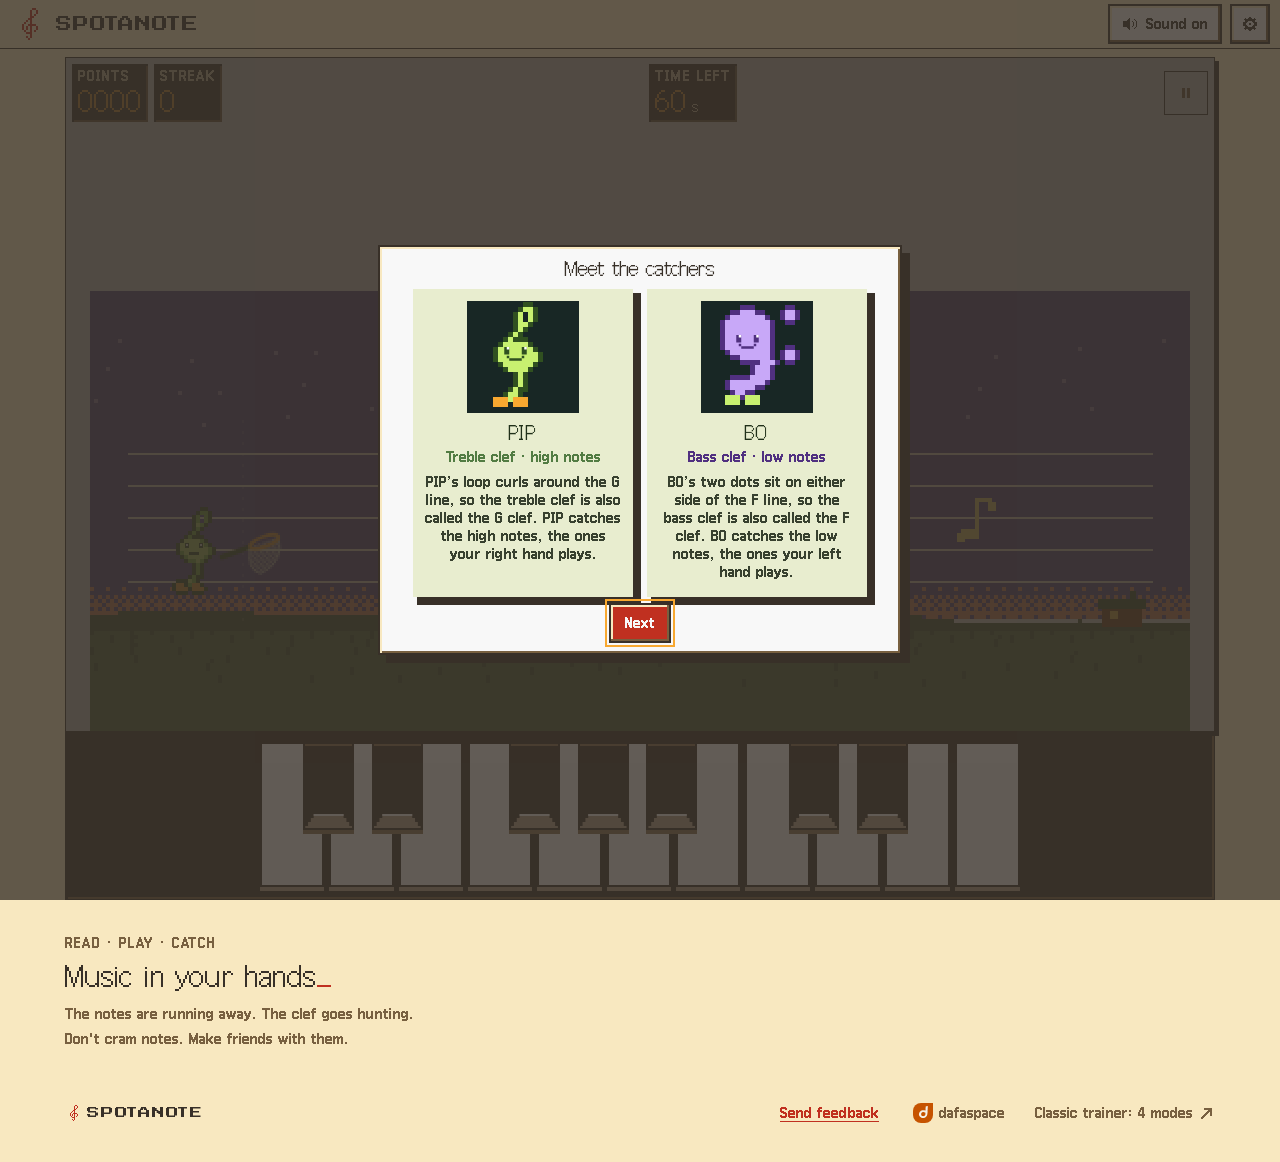
<file: index.html>
<!doctype html><html lang="en"><head><meta charset="utf-8"><meta name="viewport" content="width=device-width,initial-scale=1"><meta name="theme-color" content="#101c1b"><title>Spotanote - a pixel music hunt</title><meta name="description" content="Spotanote is a free 8-bit note reading game: a pixel clef with a butterfly net catches notes as they fly across the staff. Treble and bass clef, piano, MIDI keyboard, 13 languages. Nothing to install."><meta property="og:title" content="Spotanote - a pixel music hunt"><meta property="og:description" content="Spotanote is a free 8-bit note reading game: a pixel clef with a butterfly net catches notes as they fly across the staff. Treble and bass clef, piano, MIDI keyboard, 13 languages. Nothing to install."><meta property="og:url" content="https://spotanote.com/"><meta property="og:type" content="website"><link rel="canonical" href="https://spotanote.com/"><link rel="icon" href="favicon-32.png?v=ea6790b288" sizes="32x32" type="image/png"><link rel="icon" href="icon-192.png?v=2d5dbc2748" sizes="192x192" type="image/png"><link rel="apple-touch-icon" href="apple-touch-icon.png?v=61e0ef1d09"><meta property="og:image" content="https://spotanote.com/icon-512.png"><link rel="stylesheet" href="catcher.css?v=135050b2ad"></head><body><header><a class="brand" href="./" dir="ltr" aria-label="Spotanote"><i data-ic="clef"></i> <span class="logo-word">SPOTANOTE</span></a><nav><button id="statsBtn" class="px" data-i18n="nav_stats">Statistics</button><a class="px" href="trainer.html"><span data-i18n="nav_trainer">Trainer</span><i data-ic="out"></i></a><button id="sound" class="px" aria-pressed="true"><i id="soundIc" data-ic="sound"></i><span id="soundLabel">Sound on</span></button><button id="optionsBtn" class="px icon-only" data-i18n-aria="options" aria-label="Options" aria-haspopup="dialog"><i data-ic="gear"></i></button></nav></header><main>
<section class="arcade" data-i18n-aria="aria_field" aria-label="Game field"><div class="hud"><div class="well-cell"><small data-i18n="hud_points">POINTS</small><b id="score">0000</b><em id="mult" data-tier="1">×1</em></div><div class="well-cell"><small data-i18n="hud_streak">STREAK</small><b id="combo">0</b></div><div class="well-cell time"><small data-i18n="hud_left">TIME LEFT</small><b id="time">60<span>s</span></b></div><button id="pause" class="px icon-only" disabled data-i18n-aria="aria_pause" aria-label="Pause"><i data-ic="pause"></i></button></div>
<div class="stage"><canvas id="field" dir="ltr" width="1100" height="360" data-i18n-aria="aria_canvas" aria-label="Notes move right to left across the staff. Use the piano keys below the field."></canvas><div id="overlay"><div class="dlg"><h2 id="overlayTitle">Ready. Steady. Catch!</h2><div id="resultCells" class="res-cells" hidden></div><p id="overlayText">See a note, press it on the piano.</p><button id="start" class="px primary"><i data-ic="play"></i><span id="startLabel">Start game</span></button><button id="nextBtn" class="px" hidden><span id="nextLabel">Next</span><i data-ic="play"></i></button><button id="forkBtn" class="px" hidden><span id="forkLabel">Meet BO</span><i data-ic="play"></i></button><button id="modeBtn" class="px mode" aria-haspopup="dialog"><span id="modeSummary">01 Easy · Treble · 3</span><span class="chev" aria-hidden="true"></span></button><button id="overStats" class="px" hidden data-i18n="nav_stats">Statistics</button><button id="restartBtn" class="px" hidden data-i18n="new_round">New round</button><button id="pauseOptions" class="px" hidden data-i18n="options">Options</button><a class="feedback px quiet" id="feedbackRound" href="mailto:hello@dafaspace.com" hidden data-i18n="feedback_round">Send feedback on this round</a><small id="overlayHint">60 seconds · 8-bit sound · Nothing to install</small></div></div><span class="scene-message" id="message" aria-live="polite" data-i18n="msg_first">Your first catch is close</span></div>
<div class="field-footer"><span><span id="levelDesc">C4 G4 C5</span></span></div></section>
<section class="instrument"><div class="instrument-top"><span class="legend"><span class="keyboard-tip" id="keyTip"></span></span></div><div id="piano" dir="ltr" data-i18n-aria="aria_piano" aria-label="Piano keyboard"></div></section>

<section class="about"><p class="eyebrow" data-i18n="eyebrow">READ · PLAY · CATCH</p><h1><span data-i18n="h1">Music in your hands</span><span class="cursor">_</span></h1><p data-i18n="lead">The notes are running away. The clef goes hunting.</p><p data-i18n="footer_tag">Don't cram notes. Make friends with them.</p></section>
<footer><span dir="ltr"><i data-ic="clef"></i> <span class="logo-word">SPOTANOTE</span></span><a class="feedback" href="mailto:hello@dafaspace.com" data-i18n="feedback">Send feedback</a><a class="maker" href="https://dafaspace.com" rel="noopener"><img src="dafaspace-mark.svg?v=88e38597bd" width="20" height="20" alt=""><span>dafaspace</span></a><a href="trainer.html"><span data-i18n="footer_trainer">Classic trainer: 4 modes</span><i data-ic="out"></i></a></footer>
<div id="options" class="sheet" hidden><div class="sheet-card" role="dialog" aria-modal="true" aria-labelledby="optionsTitle"><div class="sheet-head"><h2 id="optionsTitle" data-i18n="options">Options</h2><button id="closeOptions" class="px icon-only" data-i18n-aria="close" aria-label="Close"><i data-ic="close"></i></button></div><h3 class="sheet-cap" data-i18n="what_to_play">What to play</h3><div id="modePanel" class="mode-panel" role="group" data-i18n-aria="what_to_play" aria-label="What to play"><div class="level-select" role="group" data-i18n-aria="aria_level" aria-label="Difficulty"><button class="px active" data-level="0" data-i18n="lvl0">01 Easy</button><button class="px" data-level="1" data-i18n="lvl1">02 Medium</button><button class="px" data-level="2" data-i18n="lvl2">03 Hard</button></div><div class="level-select clef-select" role="group" data-i18n-aria="aria_clef" aria-label="Clef"><button class="px active" data-clef="treble" data-i18n="clef_treble">Treble</button><button class="px" data-clef="bass" data-i18n="clef_bass">Bass</button></div><div class="level-select stage-select" role="group" data-i18n-aria="stage_cap" aria-label="Notes"><span class="group-cap" data-i18n="stage_cap">Notes</span><button class="px" data-stage="0">3</button><button class="px" data-stage="1">5</button><button class="px" data-stage="2">8</button><button class="px" data-stage="3">11</button><button class="px" data-stage="4" data-i18n="stage_weak">Weak</button></div><label class="field-label"><span data-i18n="piece_label">Melody</span><select id="pieceSel"></select></label></div><h3 class="sheet-cap" data-i18n="grid_cap">Your marks</h3><div id="cellGrid" class="cell-grid"></div><button id="resetMarks" class="px quiet" type="button" data-i18n="grid_reset">Reset marks</button><p class="sheet-note" data-i18n="options_note">Changes apply at once.</p><div class="sheet-grid"><label class="field-label"><span data-i18n="lang_label">Language</span><select id="langSel"></select></label><label class="field-label"><span data-i18n="notes_label">Note names</span><select id="notesSel"></select></label><label class="field-label"><span data-i18n="theme_label">Theme</span><select id="themeSel"></select></label><label class="field-label"><span data-i18n="sound_style">Sound</span><select id="styleSel"></select></label><label class="field-label"><span data-i18n="drums">Drums</span><select id="drumsSel"></select></label><label class="field-label"><span class="vol-cap"><span data-i18n="drums_vol">Drums volume</span><b id="drumsVolVal" aria-hidden="true">5</b></span><input id="drumsVol" class="vol" type="range" min="0" max="10" step="1" value="5"></label></div><div class="sheet-row"><button id="namesBtn" class="switch" role="switch" aria-checked="false"><span class="sw" aria-hidden="true"></span><span data-i18n="names_keys">Names on keys</span></button><button id="lettersBtn" class="switch" role="switch" aria-checked="false"><span class="sw" aria-hidden="true"></span><span data-i18n="key_letters">Key letters</span></button><button id="vibeBtn" class="switch" role="switch" aria-checked="true" hidden><span class="sw" aria-hidden="true"></span><span data-i18n="vibration">Vibration</span></button><button id="answerBtn" class="switch" role="switch" aria-checked="true"><span class="sw" aria-hidden="true"></span><span data-i18n="answer_sound">Right note after a mistake</span></button><button id="accompBtn" class="switch" role="switch" aria-checked="true"><span class="sw" aria-hidden="true"></span><span data-i18n="accomp">Melody accompaniment</span></button></div><div class="sheet-row sheet-links"><button id="sheetStats" class="px" data-i18n="nav_stats">Statistics</button><button id="tourAgain" class="px" data-i18n="tour_again">Show tips again</button><a class="px" href="trainer.html"><span data-i18n="nav_trainer">Trainer</span><i data-ic="out"></i></a></div><button id="midiBtn" class="px" hidden data-i18n="midi_connect">Connect MIDI keyboard</button><div class="sheet-keys"><h3 data-i18n="keyboard">Keyboard</h3><span id="keysHelp">↑ ↓ - choose pitch · Space - swing · Esc - pause</span></div></div></div>
<div id="stats" class="sheet" hidden><div id="statsPanel" class="sheet-card" role="dialog" aria-modal="true" aria-labelledby="statsTitle"><div class="stats-head sheet-head"><div><p class="eyebrow" data-i18n="stats_eyebrow">YOUR MUSIC TRAIL</p><h2 id="statsTitle" data-i18n="stats_h">What landed in the net</h2></div><button id="closeStats" class="px"><span data-i18n="close">Close</span><i data-ic="close"></i></button></div><div id="totals"></div><div id="statRows"></div><p class="stat-note" data-i18n="stats_note">Note accuracy = caught / (caught + wrong presses + missed). A wrong press counts against the nearest flying note. Data is stored in this browser.</p><button id="resetStats" class="px" data-i18n="reset">Reset game statistics</button></div></div></main><script src="i18n.js?v=d79555691e"></script><script src="themes.js?v=4bda4a9b35"></script><script src="icons.js?v=b9b70e81aa"></script><script src="sound.js?v=4ace753041"></script><script src="drums.js?v=2f48f5da6f"></script><script src="music.js?v=d1f9d01af2"></script><script src="press.js?v=cfa305d181"></script><script src="pxselect.js?v=b3a0856ee3"></script><script src="rewards.js?v=6440434d62"></script><script src="catcher.js?v=cf78ba0efd"></script><script src="tour.js?v=978eadb831"></script></body></html>
</file>
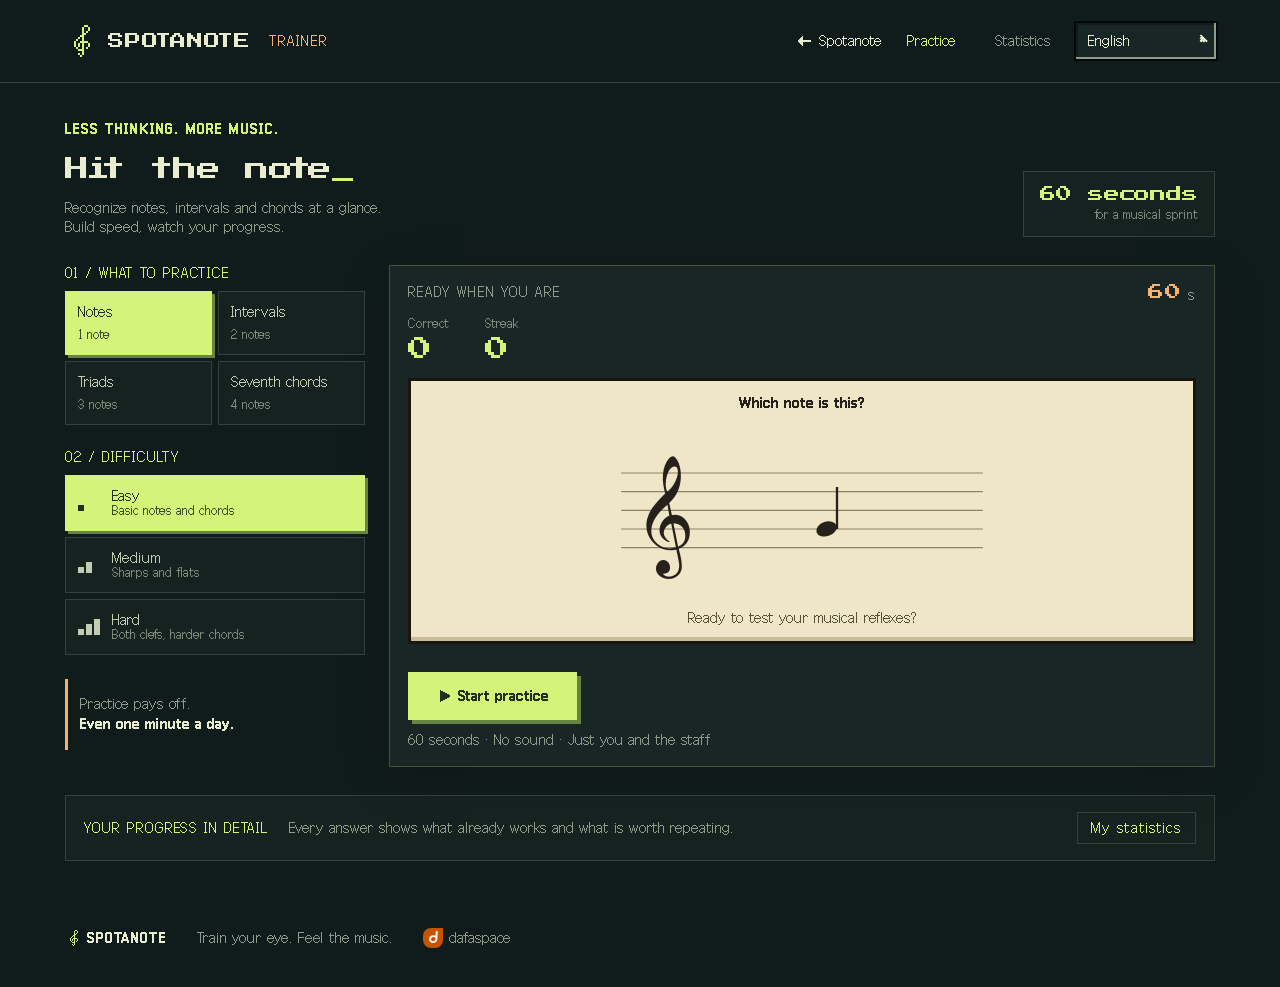
<file: trainer.html>
<!doctype html><html lang="en"><head><meta charset="utf-8"><meta name="viewport" content="width=device-width,initial-scale=1"><meta name="theme-color" content="#101c1b"><title>Spotanote - classic trainer</title><meta name="description" content="Spotanote is a free 8-bit note reading game: a pixel clef with a butterfly net catches notes as they fly across the staff. Treble and bass clef, piano, MIDI keyboard, 13 languages. Nothing to install."><meta property="og:title" content="Spotanote - classic trainer"><meta property="og:description" content="Spotanote is a free 8-bit note reading game: a pixel clef with a butterfly net catches notes as they fly across the staff. Treble and bass clef, piano, MIDI keyboard, 13 languages. Nothing to install."><meta property="og:url" content="https://spotanote.com/trainer.html"><meta property="og:type" content="website"><link rel="canonical" href="https://spotanote.com/trainer.html"><link rel="icon" href="favicon-32.png?v=ea6790b288" sizes="32x32" type="image/png"><link rel="icon" href="icon-192.png?v=2d5dbc2748" sizes="192x192" type="image/png"><link rel="apple-touch-icon" href="apple-touch-icon.png?v=61e0ef1d09"><link rel="stylesheet" href="catcher.css?v=135050b2ad"><link rel="stylesheet" href="trainer.css?v=3cccf24f96"></head><body class="trainer"><header><a class="brand" href="./" dir="ltr"><i data-ic="clef"></i> SPOTANOTE <small data-i18n="tr_badge">TRAINER</small></a><nav><a href="./"><i data-ic="left"></i><span>Spotanote</span></a><button class="nav active" data-page="play" data-i18n="tr_nav_play">Practice</button><button class="nav" data-page="stats" data-i18n="tr_nav_stats">Statistics</button><label class="lang"><span class="sr" data-i18n="lang_label">Language</span><select id="langSel"></select></label></nav></header>
<main><section id="play"><div class="intro"><div><p class="eyebrow" data-i18n="tr_eyebrow">LESS THINKING. MORE MUSIC.</p><h1><span data-i18n="tr_h1">Hit the note</span><span class="cursor">_</span></h1><p class="lead"><span data-i18n="tr_subtitle1">Recognise notes, intervals and chords at a glance.</span><br><span data-i18n="tr_subtitle2">Build speed, watch your progress.</span></p></div><div class="round-label"><b data-i18n="tr_round1">60 seconds</b><small data-i18n="tr_round2">for a musical sprint</small></div></div>
<div class="workspace"><aside><div class="section-label" data-i18n="tr_sec_what">01 / WHAT TO PRACTISE</div><div class="seg" id="modes"><button data-mode="notes" class="selected"><span data-i18n="tr_mode_notes">Notes</span><small data-i18n="tr_mode_notes_s">1 note</small></button><button data-mode="intervals"><span data-i18n="tr_mode_intervals">Intervals</span><small data-i18n="tr_mode_intervals_s">2 notes</small></button><button data-mode="chords"><span data-i18n="tr_mode_chords">Triads</span><small data-i18n="tr_mode_chords_s">3 notes</small></button><button data-mode="sevenths"><span data-i18n="tr_mode_sevenths">Seventh chords</span><small data-i18n="tr_mode_sevenths_s">4 notes</small></button></div>
<div class="section-label" data-i18n="tr_sec_level">02 / DIFFICULTY</div><div id="levels"><button class="level selected" data-level="0"><span class="bars"><i></i></span><span><span data-i18n="tr_lvl0">Easy</span><small data-i18n="tr_lvl0_s">Basic notes and chords</small></span></button><button class="level" data-level="1"><span class="bars"><i></i><i></i></span><span><span data-i18n="tr_lvl1">Medium</span><small data-i18n="tr_lvl1_s">Sharps and flats</small></span></button><button class="level" data-level="2"><span class="bars"><i></i><i></i><i></i></span><span><span data-i18n="tr_lvl2">Hard</span><small data-i18n="tr_lvl2_s">Both clefs, harder chords</small></span></button></div>
<div class="tip"><p><span data-i18n="tr_tip1">Practice does its work.</span><br><strong data-i18n="tr_tip2">Even one minute a day.</strong></p></div></aside>
<article class="game"><div class="game-top"><span id="status">FREE RHYTHM → FAST PROGRESS</span><span class="live"><b id="timer">60</b> <span data-i18n="tr_sec">s</span></span></div><div class="scoreline"><span><small data-i18n="tr_correct">Correct</small><b id="correct">0</b></span><span><small data-i18n="tr_streak">Streak</small><b id="streak">0</b></span></div><div class="paper"><div id="prompt">Which note is this?</div><div id="notation" dir="ltr"></div><div id="feedback" aria-live="polite">Ready to test your musical reflexes?</div></div><div id="answers"></div><button id="start" class="primary"><i data-ic="play"></i><span id="startLabel">Start practice</span></button><div class="game-foot" id="hint" data-i18n="tr_hint_idle">60 seconds · No sound · Just you and the staff</div></article></div>
<div class="bottom"><span data-i18n="tr_bottom_cap">YOUR PROGRESS IN DETAIL</span><p data-i18n="tr_bottom_text">Every answer shows what already works and what is worth repeating.</p><button id="viewStats"><span data-i18n="tr_view_stats">My statistics</span></button></div></section>
<section id="stats" hidden><p class="eyebrow" data-i18n="tr_st_eyebrow">EVERY ANSWER COUNTS</p><h1><span data-i18n="tr_st_h1">Your musical trail</span><span class="cursor">_</span></h1><p class="lead" data-i18n="tr_st_sub">Strengths and growth points, in numbers.</p><div id="summary" class="summary"></div><div class="stat-controls"><select id="modeFilter" data-i18n-aria="tr_f_modes" aria-label="Statistics mode"><option value="all" data-i18n="tr_f_all_modes">All modes</option><option value="notes" data-i18n="tr_mode_notes">Notes</option><option value="intervals" data-i18n="tr_mode_intervals">Intervals</option><option value="chords" data-i18n="tr_mode_chords">Triads</option><option value="sevenths" data-i18n="tr_mode_sevenths">Seventh chords</option></select><select id="filter" data-i18n-aria="tr_f_levels" aria-label="Statistics level"><option value="all" data-i18n="tr_f_all_levels">All levels</option><option value="0" data-i18n="tr_lvl0">Easy</option><option value="1" data-i18n="tr_lvl1">Medium</option><option value="2" data-i18n="tr_lvl2">Hard</option></select><button id="reset" data-i18n="tr_reset">Reset statistics</button></div><div id="insight"></div><div id="statRows"></div><p class="privacy" data-i18n="tr_privacy">Statistics are stored only in this browser.</p></section>
<footer><span dir="ltr"><i data-ic="clef"></i> SPOTANOTE</span><p><span data-i18n="tr_footer1">Train your eye. Feel the music.</span></p><a class="maker" href="https://dafaspace.com" rel="noopener"><img src="dafaspace-mark.svg?v=88e38597bd" width="20" height="20" alt=""><span>dafaspace</span></a></footer></main>
<script src="i18n.js?v=d79555691e"></script><script src="trainer-i18n.js?v=9a2c4ddbb7"></script><script src="icons.js?v=b9b70e81aa"></script><script>paintIcons()</script><script src="press.js?v=cfa305d181"></script><script src="pxselect.js?v=b3a0856ee3"></script><script src="app.js?v=9a1056c276"></script></body></html>
</file>
<file: catcher.css>
@import url('fonts/fonts.css?v=6b72c53b5e');
:root{
  /* Spotanote's palette: the single source for every colour in the HTML interface (the canvas art keeps its own in catcher.js). Contrast on --bg measured by _Tastebook, 3 Nov 2026: text 14.5:1, muted 6.2:1, lime 14.1:1, orange 9.7:1. */
  --bg:#101c1b;--panel:#182725;--panel-2:#1c2b26;--well:#15221f;--raised:#2a3b30;--track:#2c4031;
  --line:#32423b;--line-strong:#43503b;
  --text:#e8edcf;--text-soft:#c2ccb2;--muted:#8d9e8d;
  --lime:#d2f478;--lime-hover:#e3ff9e;--lime-ink:#203019;--lime-shadow:#688443;--lime-deep:#7d9e4f;--orange:#f7b36b;
  --key-white:#e6e7d2;--key-white-edge:#a6b098;--key-ink:#38412f;--key-black:#17231e;--key-black-ink:#94a386;--key-black-edge:#09140e;--key-black-front:#34443a;--key-black-lip:#55695a;
  --veil:#102019b8;--well-ink:#c2ccb2;--well-val:#d2f478;--outline:#040908;--display:'Spotanote Start','Galmuri11','Noto Sans Georgian','Noto Sans Hebrew','Noto Sans Arabic',monospace;--well-deep:#0b1412;--well-shadow:#040908;--well-light:#26352e;--shadow:#0002;
}
/* House button rule (root CLAUDE.md, "Buttons"): height from padding, the letters centred rather than the line box. */
button{display:inline-flex;align-items:center;justify-content:center;font:inherit;line-height:1;padding:.6em 1.1em;box-sizing:border-box;-webkit-appearance:none;appearance:none;text-box:trim-both cap alphabetic;position:relative}
/* Tap floor: every control answers a 44x44 touch even when it is drawn smaller. Piano keys are left out: a black key widened this way would take taps meant for the white keys beside it. */
button:not(.key)::after,nav a::after{content:'';position:absolute;left:50%;top:50%;width:max(100%,44px);height:max(100%,44px);transform:translate(-50%,-50%)}
nav a{position:relative;display:inline-flex;align-items:center}
/* Icons: drawn at whole pixels (16 or 32) so the pixel grid stays sharp. */
i[data-ic]{display:inline-flex;flex:none;line-height:0}.ic{display:block;width:16px;height:16px}
button,nav a,footer a,footer>span,.field-footer>span>span{gap:.5em}.field-footer>span>span{display:inline-flex;align-items:center}footer a,footer>span{display:inline-flex;align-items:center}footer>span .ic{color:var(--lime)}
*{box-sizing:border-box}body{margin:0;background:var(--bg);color:var(--text);font-family:'Galmuri11','Noto Sans Georgian','Noto Sans Hebrew','Noto Sans Arabic',sans-serif;font-size:12px;font-synthesis:none;-webkit-font-smoothing:none}button{font:inherit;cursor:pointer;color:inherit}a{color:inherit;text-decoration:none}button:focus-visible,a:focus-visible{outline:3px solid var(--orange);outline-offset:4px}header{padding:23px 5%;border-bottom:1px solid var(--line);display:flex;justify-content:space-between;align-items:center}.brand{font-size:16px;font-weight:800;letter-spacing:1px;display:flex;align-items:center;gap:12px;font-family:var(--display);font-weight:400}.brand .ic{width:32px;height:32px;color:var(--lime)}.brand small{font-size:12px;font-weight:400;color:var(--muted);letter-spacing:1px;margin-inline-start:10px}nav{display:flex;align-items:center;gap:24px;font-size:12px}nav button{border:0;background:none}#sound{padding:9px 12px;border:1px solid var(--line);color:var(--lime)}main{max-width:1220px;margin:auto;padding:38px 35px 0}.intro{display:flex;align-items:center;justify-content:space-between;gap:20px;margin-bottom:28px}.eyebrow{font-size:12px;letter-spacing:2px;color:var(--lime);font-weight:600;margin:0 0 14px}h1{font-size:24px;margin:0;font-weight:600;font-family:var(--display);font-weight:400}h1>.cursor{color:var(--lime)}.prefs{display:flex;gap:10px;flex-wrap:wrap}.prefs label{display:flex;align-items:center;gap:6px;font-size:12px;color:var(--muted)}#midiBtn{min-height:44px;padding:0 12px;background:none;border:1px solid var(--line);color:var(--lime);font-size:12px}#midiBtn.on{border-color:var(--lime)}.prefs select{min-height:44px;background:var(--well);color:var(--text);border:1px solid var(--line);font:inherit;font-size:12px;padding:0 8px}.intro p:not(.eyebrow){font-size:12px;color:var(--muted);margin:12px 0 0}.level-select{display:flex;border:1px solid var(--line);padding:4px;background:var(--well)}.stage-select.muted button:not(.active),.stage-select.muted .group-cap{color:var(--muted);box-shadow:none}.group-cap{align-self:center;padding:0 8px 0 6px;font-size:12px;letter-spacing:1px;color:var(--muted);text-transform:uppercase}.controls{display:flex;flex-direction:column;align-items:flex-end;gap:8px}.level-select button{min-height:44px;min-width:44px;padding:0 13px;background:none;border:0;font-size:12px;color:var(--muted)}.level-select .active{background:var(--lime);color:var(--lime-ink)}.level-select button:disabled{cursor:default}.arcade{border:1px solid var(--line-strong);box-shadow:4px 4px 0 var(--outline)}.hud{display:flex;gap:45px;padding:19px 27px;background:var(--panel-2);border-bottom:1px solid var(--line-strong);align-items:center}.hud>div{min-width:80px}.hud small{display:block;font-size:12px;letter-spacing:1.5px;color:var(--muted);margin-bottom:9px}.hud b{font-family:var(--display);font-size:24px;font-weight:400;color:var(--lime)}.hud #combo{color:var(--orange)}.hud #accuracy{color:var(--text)}.hud .time{margin-inline-start:auto}.hud .time b{color:var(--text)}.time b span{font:12px 'Galmuri11','Noto Sans Georgian','Noto Sans Hebrew','Noto Sans Arabic',sans-serif;margin-inline-start:5px;color:var(--muted)}#pause{background:var(--raised);border:1px solid var(--line-strong);padding:11px 13px}#pause:disabled{color:var(--muted);box-shadow:none;cursor:default}.stage{position:relative;background:var(--well);overflow:hidden}canvas{display:block;width:100%;image-rendering:pixelated}#overlay{position:absolute;inset:0;display:flex;align-items:center;justify-content:center;flex-direction:column;text-align:center;background:var(--veil);z-index:2;padding:20px}.tag{font-size:12px;letter-spacing:2px;color:var(--orange);margin-bottom:20px}#overlay h2{font-size:16px;font-weight:500;margin:0 0 12px;font-family:var(--display);font-weight:400}#overlay p{white-space:pre-line;font-size:12px;color:var(--text-soft);line-height:1.8;margin:0 0 21px}#start{background:var(--lime);color:var(--lime-ink);border:0;padding:16px 28px;box-shadow:4px 4px 0 var(--lime-shadow);font-weight:600;font-size:12px}#start:hover{background:var(--lime-hover)}#overlayHint{color:var(--muted);font-size:12px;margin-top:18px}.scene-label,.scene-message{position:absolute;bottom:18px;font-size:12px;letter-spacing:1px;color:var(--muted);pointer-events:none}.scene-label{left:22px}.scene-message{right:22px;color:var(--lime)}.field-footer{display:flex;justify-content:space-between;padding:13px 23px;background:var(--panel-2);font-size:12px;color:var(--muted)}.field-footer>span{display:flex;align-items:center;gap:8px}.field-footer i{width:5px;height:5px;background:var(--lime)}.instrument{padding:26px 26px 17px;background:var(--panel);border:1px solid var(--line);border-top:0}.instrument-top{display:flex;justify-content:space-between;align-items:center;margin-bottom:20px}.instrument .eyebrow{font-size:12px}h3{font-size:12px;font-weight:400;margin:9px 0 0;color:var(--text-soft)}.keyboard-tip{color:var(--muted);font-size:12px}#piano{height:145px;position:relative;display:flex;gap:5px;max-width:760px;margin:0 auto}.octave{position:relative;display:flex;gap:5px;min-width:0}.feedback{display:inline-flex;align-items:center;min-height:44px;padding:0 4px;color:var(--lime);text-decoration:underline;text-underline-offset:3px}#feedbackRound{margin-top:6px;font-size:12px}.key{touch-action:manipulation;border:0;position:relative;display:flex;flex-direction:column;align-items:center;justify-content:flex-end;padding:0 0 14px}.key.white{flex:1;background:var(--key-white);color:var(--key-ink);box-shadow:0 5px 0 var(--key-white-edge);border-radius:0 0 3px 3px}.key.white.pressed{background:var(--lime);transform:translateY(3px);box-shadow:0 2px 0 var(--lime-shadow)}.key.black{position:absolute;top:0;height:88px;width:5.45%;background:var(--key-black);color:var(--key-black-ink);z-index:1;border:1px solid var(--line-strong);box-shadow:0 4px 0 var(--key-black-edge)}.key.black.pressed{background:var(--lime-deep);transform:translateY(2px)}.key .note-name{font-size:12px;font-weight:600}.key .binding{font-size:12px;margin-top:7px;opacity:.5}.key.black .note-name{font-size:12px}.key.black .binding{font-size:12px}.below{display:flex;justify-content:space-between;gap:15px;margin-top:22px;color:var(--muted);font-size:12px;line-height:1.7}.below b{color:var(--lime);margin-inline-start:7px}footer{display:flex;align-items:center;gap:30px;padding:27px 0;color:var(--muted);font-size:12px}footer>span{font-size:12px;font-weight:600;letter-spacing:1px;color:var(--text)}footer a.feedback{margin-inline-start:auto}footer a.feedback+a{margin-inline-start:0}
/* The maker's mark (copied from _Tastebook/logo/assets/mark-leaf.svg): credits only, never in the game itself. */
.maker{min-height:44px;color:var(--muted)}.maker img{display:block}#statsPanel{margin-top:25px;border:1px solid var(--line);padding:25px;background:var(--panel)}.stats-head{display:flex;align-items:center;justify-content:space-between}.stats-head h2{font-size:16px;font-weight:500;font-family:var(--display);font-weight:400}#statsPanel button{border:1px solid var(--line);background:none;padding:10px 14px;font-size:12px}#totals{display:flex;gap:40px;padding:24px 0;font-size:12px;color:var(--muted)}#totals b{color:var(--lime);font-size:16px;margin-inline-end:8px;font-family:var(--display);font-weight:400}.stat-row{display:grid;grid-template-columns:110px 1fr 55px 170px;gap:20px;align-items:center;padding:14px 0;border-bottom:1px solid var(--line);font-size:12px}.bar{height:6px;background:var(--track)}.bar i{display:block;height:100%;background:var(--lime)}.stat-row small,.stat-note{color:var(--muted);font-size:12px;line-height:1.8}.stat-note{margin:22px 0}[hidden]{display:none!important}@media(max-width:800px){header{padding:14px 18px}.brand{font-size:16px;gap:7px}.brand small{display:none}nav{gap:10px;font-size:12px}#sound{padding:8px}main{padding:25px 14px 0}.intro{display:block}h1{font-size:16px}.level-select{display:inline-flex}.controls{align-items:flex-start;margin-top:22px}.hud{gap:12px;padding:14px}.hud>div{min-width:48px}.hud small{font-size:12px}.hud b{font-size:16px}.hud .time{margin-inline-start:auto}#overlay h2{font-size:16px}#overlay p{font-size:12px}.tag{font-size:12px}.scene-label{display:none}.scene-message{font-size:12px;bottom:12px}.field-footer{padding:12px;font-size:12px}.field-footer>span:last-child{display:none}.arcade,.instrument{margin-inline-start:-14px;margin-inline-end:-14px;border-inline-start:0;border-inline-end:0}.instrument{padding:16px 3px 15px}.instrument-top{display:none}#piano{height:132px;gap:2px}.octave{gap:2px}.key{padding-bottom:10px}.key.black{height:80px}.key .note-name{font-size:12px}.below{font-size:12px;display:block}.below>span{display:block;margin-top:8px}footer{gap:10px;flex-wrap:wrap;font-size:12px}footer p{display:none}.stat-row{grid-template-columns:65px 1fr 40px;gap:10px}.stat-row small{grid-column:1/-1}#totals{gap:15px;flex-wrap:wrap}#totals b{font-size:16px}#statsPanel{padding:18px}.stats-head h2{font-size:16px}}

@media(max-width:800px){.key .note-name{font-size:12px}.key.black .note-name{font-size:12px}.key .binding{font-size:12px}}
@media(hover:none) and (pointer:coarse){.key .binding,.below>span:first-child{display:none}}
/* Galmuri11 and Press Start 2P are wider than Golos was: let the header and the selects wrap instead of pushing the page sideways. */
header{flex-wrap:wrap;row-gap:12px}nav{flex-wrap:wrap;row-gap:4px}.prefs label{flex-wrap:wrap;max-width:100%}.prefs select{max-width:100%;min-width:0}#overlay h2,.stats-head h2,h1{line-height:1.5}
/* Press Start 2P has no Hebrew or Arabic, only its square Latin dots and marks: in right-to-left headings they land mid-line, so those headings use the script's own face. */
html[dir=rtl] h1,html[dir=rtl] #overlay h2,html[dir=rtl] .stats-head h2{font-family:'Noto Sans Hebrew','Noto Sans Arabic',sans-serif;font-weight:700}
/* A black key is about 30px wide on a phone: the sharp goes under the name so 12px pixel type still fits. */
.key.black .note-name{line-height:1.15;text-align:center}

/* Captions in pixel wells (Dafa, 10 Nov 2026): every small label sits in a recessed box, lit from the top left like the 8-bit panels, in the pixel font at its native 12px, without extra tracking that would break the pixel grid. Key names are keycaps raised inside the well. Measured contrast: --text-soft on --well-deep 11.2:1, keycap text on --raised 9.9:1. */
.keyboard-tip,.below>span,.field-footer>span,#overlayHint,.scene-label,.scene-message{display:inline-flex;align-items:center;flex-wrap:wrap;gap:6px 10px;padding:7px 10px;background:var(--well-deep);color:var(--well-ink);box-shadow:inset 2px 2px 0 var(--well-shadow),inset -2px -2px 0 var(--well-light);line-height:1.25;letter-spacing:0;font-size:12px}
.scene-label,.scene-message{bottom:12px}.scene-message{color:var(--lime)}
.hint{display:inline-flex;align-items:center;gap:6px;flex-wrap:wrap}.caps{display:inline-flex;gap:3px;flex-wrap:wrap;direction:ltr;unicode-bidi:isolate}
.kc{display:inline-flex;align-items:center;justify-content:center;min-width:20px;padding:4px 5px;background:var(--raised);color:var(--text);font-weight:400;box-shadow:inset 0 -2px 0 var(--well-shadow);line-height:1;text-box:trim-both cap alphabetic}
.instrument-top{gap:12px;flex-wrap:wrap}.keyboard-tip{max-width:100%}
.below{align-items:flex-start;flex-wrap:wrap}.below>span{max-width:100%}
.field-footer{gap:8px;flex-wrap:wrap;align-items:center}
.eyebrow,.tag,.hud small,.group-cap{letter-spacing:1px}.hud small{color:var(--text-soft)}
@media(hover:none) and (pointer:coarse){.keyboard-tip{display:none}}

/* A tiny piano key before each group (Dafa, 11 Nov): the picture says white or black faster than the word, which stays beside it. Drawn in the piano's own colours. */
.pk{display:inline-block;flex:none;width:10px;height:18px;background:var(--key-white);box-shadow:inset 0 -3px 0 var(--key-white-edge)}.pk.black{width:8px;height:14px;align-self:flex-start;margin-top:2px;background:var(--key-black);box-shadow:inset 0 0 0 1px var(--key-black-ink)}
.keyboard-tip .hint+.hint{margin-inline-start:10px}

/* Multiplier beside the points: its colour climbs with the tier, like the pop-ups. */
#mult{font:16px var(--display);font-style:normal;margin-inline-start:8px;color:var(--muted)}#mult[data-tier="2"]{color:var(--orange)}#mult[data-tier="3"]{color:var(--well-val)}#mult[data-tier="4"]{color:var(--well-val);animation:multglow .5s steps(2) infinite}@keyframes multglow{50%{color:var(--text)}}@media(prefers-reduced-motion:reduce){#mult{animation:none!important}}

/* Black keys get the front face a real key shows (Dafa, 11 Nov): the top surface, then a sloped front drawn as a trapezoid, narrow where it meets the top and full width at the bottom, with a light lip along its upper edge. Pressed, the front shrinks as the key goes down. The legend's little key draws the same shape. */
.key.black{box-shadow:0 4px 0 var(--key-black-edge)}
.key.black::after{content:'';position:absolute;left:0;right:0;bottom:0;height:14px;background:var(--key-black-front);clip-path:polygon(18% 0,82% 0,100% 100%,0 100%);box-shadow:inset 0 2px 0 var(--key-black-lip);pointer-events:none}
.key.black.pressed{box-shadow:0 1px 0 var(--key-black-edge)}.key.black.pressed::after{height:6px;background:var(--lime-shadow);box-shadow:inset 0 2px 0 var(--lime)}
.key.black .note-name,.key.black .binding{position:relative;z-index:1}.key.black{padding-bottom:18px}
.pk.black{position:relative;box-shadow:inset 0 0 0 1px var(--key-black-ink)}.pk.black::after{content:'';position:absolute;left:0;right:0;bottom:0;height:5px;background:var(--key-black-lip);clip-path:polygon(25% 0,75% 0,100% 100%,0 100%)}

/* The piano in true pixel style (Dafa, 11 Nov): square corners, a 2 px dark outline like the sprites, a 2 px light bevel on top, a two-step pixel edge at the bottom, and the black keys' trapezoid front cut in stair steps instead of a smooth diagonal. */
.key.white{border-radius:0;box-shadow:inset 0 0 0 2px var(--outline),inset 0 4px 0 var(--key-white),0 4px 0 var(--key-white-edge),0 6px 0 var(--outline)}
.key.white.pressed{box-shadow:inset 0 0 0 2px var(--outline),inset 0 4px 0 var(--lime-hover),0 2px 0 var(--lime-shadow)}
.key.black{border:0;box-shadow:inset 0 0 0 2px var(--outline),inset 0 4px 0 var(--key-black-edge),0 4px 0 var(--key-black-edge)}
.key.black.pressed{box-shadow:inset 0 0 0 2px var(--outline),inset 0 4px 0 var(--lime),0 1px 0 var(--key-black-edge)}
.key.black::after{left:2px;right:2px;bottom:2px;clip-path:polygon(18% 0,82% 0,82% 4px,88% 4px,88% 8px,94% 8px,94% 12px,100% 12px,100% 100%,0 100%,0 12px,6% 12px,6% 8px,12% 8px,12% 4px,18% 4px);box-shadow:inset 0 2px 0 var(--key-black-lip)}
.key.black.pressed::after{clip-path:none}
.pk{box-shadow:inset 0 0 0 1px var(--outline),inset 0 -3px 0 var(--key-white-edge)}
.pk.black::after{clip-path:polygon(25% 0,75% 0,75% 2px,100% 2px,100% 100%,0 100%,0 2px,25% 2px)}

/* Key letters: hidden on the piano unless the switch beside the legend is on. The switch is a pixel track with a knob, in a well like the captions. */
.key .binding{display:none}.letters-on .key .binding{display:block}
.legend{display:inline-flex;align-items:center;gap:10px;flex-wrap:wrap;justify-content:flex-end}
@media(hover:none) and (pointer:coarse){.keyboard-tip,#lettersBtn,.letters-on .key .binding{display:none}}

/* Note names off: the keys stay plain. Black-key names sit on one line with their sharp, centred, never wider than the key. */
.names-off .key .note-name{display:none}
.key.black .note-name{white-space:nowrap}
.key.black .note-name.vert{line-height:1}.key.black:has(.vert){padding-bottom:14px}

/* Switches in 8-bit style (Dafa, 11 Nov): a recessed track with a 2 px outline, a raised knob with a light top-left bevel and a dark bottom-right one: off is a dim knob on the left over a dark track, on slides it right over a lime track (the lamp dot was dropped, Dafa 11 Nov). The knob moves in one step, as an 8-bit switch would. */
.switch{gap:10px;background:none;border:0;color:var(--text-soft);padding:6px 4px}
.sw{position:relative;display:inline-block;flex:none;width:40px;height:20px;background:var(--well-deep);box-shadow:inset 0 0 0 2px var(--well-shadow),inset 2px 2px 0 2px var(--well-shadow),inset -2px -2px 0 2px var(--well-light)}
.sw::before{content:'';position:absolute;top:4px;left:4px;width:14px;height:12px;background:var(--muted);box-shadow:inset 2px 2px 0 var(--panel),inset -2px -2px 0 var(--outline)}
.switch[aria-checked="true"] .sw{background:var(--lime-deep)}
.switch[aria-checked="true"] .sw::before{left:22px;background:var(--lime);box-shadow:inset 2px 2px 0 var(--panel),inset -2px -2px 0 var(--lime-shadow)}
.switch:hover .sw::before{filter:brightness(1.1)}
/* On a phone the instrument header stays hidden, but the note-names switch is shown on its own row above the piano. */
@media(max-width:800px){.instrument-top{display:flex;justify-content:flex-end;margin-bottom:8px}.instrument-top>div{display:none}#mult{font-size:12px;margin-inline-start:4px}.hud>div{min-width:56px}}
/* The multiplier shows only from x2: at x1 it is noise, and on a phone "×1" beside a streak of 0 read as "×10". */
#mult[data-tier="1"]{display:none}
.switch{white-space:nowrap}

/* The round's notes on a tiny pixel staff beside their names. */
#levelDesc{display:inline-flex;align-items:center;gap:10px;flex-wrap:wrap}.mini-staff{display:block;flex:none;image-rendering:pixelated}

/* Hint: the note names under a pixel mosaic (4 px blocks in the field's greens) with the word Hint; tapped, the mosaic steps aside for four seconds. */
.hidden-names{position:relative;display:inline-flex;align-items:center}
.censor{position:absolute;inset:-4px -6px;padding:0 8px;border:0;color:var(--text);font-size:12px;background-color:var(--panel);background-image:repeating-conic-gradient(var(--muted) 0 25%,var(--well-deep) 0 50%);background-size:8px 8px;box-shadow:inset 0 0 0 2px var(--well-shadow);text-shadow:0 0 0 var(--outline),1px 1px 0 var(--well-shadow),-1px -1px 0 var(--well-shadow),1px -1px 0 var(--well-shadow),-1px 1px 0 var(--well-shadow)}
.hidden-names.shown .censor{visibility:hidden}
.hidden-names .names{min-width:60px}

/* Family rules from Tastebook (11 Nov 2026): no tap flash anywhere, including the field canvas; no text selection or iOS callout on a long press of a key or the field. Disabled controls go flat with muted ink instead of fading their content. The overlay has no blur and the field no soft shadow: a hard 4 px drop instead. */
html{-webkit-tap-highlight-color:transparent}
button,canvas{-webkit-user-select:none;user-select:none;-webkit-touch-callout:none}
/* Pressed state from Cinemail (root CLAUDE.md, "Taps"), set by web/press.js. Pixel buttons keep their 2 px press below, since a 0.95 scale would put their edges between pixels; piano keys light themselves. */
.is-pressed{transition:transform 90ms ease-out,filter 90ms ease-out}
button:not(.px):not(.key).is-pressed{transform:scale(.95)}
.pxsel-list li.is-pressed{filter:brightness(1.18)}
@media(prefers-reduced-motion:reduce){.is-pressed{transition:filter 90ms ease-out;transform:none!important}}
/* The chip is still loading when a key is tapped: the key shows a blinking pixel mark instead of a wrong sound (root CLAUDE.md, "Taps": wait, never a fallback). */
.key.wait::before{content:'';position:absolute;top:8px;left:50%;width:4px;height:4px;margin-left:-2px;background:currentColor;animation:wait .4s steps(2) infinite}
@keyframes wait{50%{opacity:0}}

/* The start, pause and results card sits on a dark veil taken from the theme's HUD colour, so its text uses the HUD ink in every theme. */
#overlay{color:var(--well-ink)}#overlay h2,#overlay p,#overlayTitle,#overlayText{color:var(--well-ink)}#overlay .tag{color:var(--orange)}
/* ===== Layout rebuild (design audit, 11 Nov 2026) ===== */
/* Raised controls, five states (Tastebook): normal raised with light top-left and dark bottom-right, hover only where a mouse exists, pressed inverts and moves one unit down-right (never a scale),
   keyboard focus is a 2 px ring on the grid, disabled is flat with muted ink. The class is-pressed is set on pointerdown because iOS fires :active unreliably. */
.px{position:relative;display:inline-flex;align-items:center;justify-content:center;gap:8px;min-height:36px;padding:10px 14px;border:0;background:var(--panel);color:var(--text);font:inherit;font-size:12px;cursor:pointer;
 box-shadow:0 0 0 2px var(--outline),inset -2px -2px 0 var(--muted),inset 2px 2px 0 var(--bg)}
@media(hover:hover){.px:hover:not(:disabled){filter:brightness(1.06)}}
.px:active:not(:disabled),.px.is-pressed:not(:disabled){transform:translate(2px,2px);box-shadow:0 0 0 2px var(--outline),inset 2px 2px 0 var(--muted),inset -2px -2px 0 var(--bg)}
.px:focus-visible{outline:2px solid var(--orange);outline-offset:4px}
.px:disabled{box-shadow:0 0 0 2px var(--muted);color:var(--muted);cursor:default;transform:none}
.px.primary,.px.active{background:var(--lime);color:var(--lime-ink)}
.px.active{box-shadow:0 0 0 2px var(--outline),inset 2px 2px 0 var(--outline)}
.px.icon-only{padding:10px;min-width:36px}
@media(prefers-reduced-motion:reduce){.px:active,.px.is-pressed{transform:none}}
/* Header: brand on the left; Statistics, Trainer, Sound and the gear as raised buttons. */
header nav{gap:12px}header nav .px{font-size:12px}#sound{border:0;color:var(--text)}
/* HUD: each value in a recessed well, LCD-like; accuracy lives in the results now. */
.hud{background:var(--panel);gap:10px;padding:12px}
.well-cell{background:var(--well-deep);color:var(--well-ink);box-shadow:inset 2px 2px 0 var(--well-shadow),inset -2px -2px 0 var(--well-light);padding:8px 12px;min-width:96px}
.well-cell small{color:var(--well-ink);margin-bottom:6px}.hud .well-cell b{color:var(--well-val)}.hud .time b span{color:var(--well-ink)}
.hud #combo{color:var(--orange)}
/* Start screen: Start, then the raised summary line that opens "what to play". */
#overlay{gap:10px}#overlay .px.primary{padding:14px 24px;font-weight:700}
.px.mode{gap:10px;font-size:12px}.chev{display:inline-block;width:8px;height:8px;border-right:2px solid currentColor;border-bottom:2px solid currentColor;transform:rotate(45deg) translateY(-2px)}
.px.mode[aria-expanded="true"] .chev{transform:rotate(225deg)}
.mode-panel{display:flex;flex-direction:column;align-items:center;gap:10px;padding:12px;background:var(--panel);box-shadow:0 0 0 2px var(--outline),inset 2px 2px 0 var(--muted)}
.mode-panel[hidden]{display:none}.mode-panel .level-select{display:flex;gap:8px;border:0;padding:0;background:none}
.mode-panel .level-select .px{min-height:36px;min-width:44px;padding:8px 12px;font-size:12px;color:var(--text)}.mode-panel .level-select .px.active{color:var(--lime-ink)}
.mode-panel .group-cap{color:var(--text)}
.field-label{display:flex;align-items:center;gap:8px;color:var(--text);font-size:12px}
.field-label select,#overlay select{min-height:36px;padding:0 8px;border:0;font:inherit;font-size:12px;background:var(--bg);color:var(--text);box-shadow:0 0 0 2px var(--outline),inset 2px 2px 0 var(--muted)}
#overlay .field-label{color:var(--well-ink)}#overlay .mode-panel .field-label{color:var(--text)}
/* Instrument: only the piano, and the key legend while key letters are on. */
.instrument-top{justify-content:flex-end;margin-bottom:10px}.legend{display:none}.letters-on .legend{display:inline-flex}
/* About: the heading and the words for search, under the game. */
.about{padding:28px 0 8px;max-width:640px}.about h1{margin:6px 0 10px}.about p{color:var(--muted);line-height:1.6;margin:6px 0}
/* Options: a bottom sheet on a phone, a centred panel on a wide screen; the backdrop closes it. */
.sheet{position:fixed;inset:0;z-index:20;display:flex;align-items:center;justify-content:center;background:var(--veil)}
.sheet[hidden]{display:none}
.sheet-card{width:min(520px,calc(100% - 32px));max-height:calc(100% - 32px);overflow:auto;background:var(--panel);color:var(--text);padding:18px;box-shadow:0 0 0 2px var(--outline),inset 2px 2px 0 var(--bg),inset -2px -2px 0 var(--muted),6px 6px 0 var(--outline)}
.sheet-head{display:flex;align-items:center;justify-content:space-between;gap:12px}.sheet-head h2{font:16px var(--display);margin:0}
.sheet-note{color:var(--muted);margin:8px 0 14px}
.sheet-grid{display:grid;grid-template-columns:1fr 1fr;gap:12px}.sheet-grid .field-label{flex-direction:column;align-items:stretch;gap:6px}
.sheet-row{display:flex;gap:16px;flex-wrap:wrap;margin:16px 0}.sheet .switch{color:var(--text)}
.sheet #midiBtn{margin-bottom:14px}.sheet-keys h3{font:12px var(--display);margin:0 0 8px;color:var(--text)}
.sheet-keys #keysHelp{display:inline-flex;align-items:center;flex-wrap:wrap;gap:6px 10px;padding:7px 10px;background:var(--well-deep);color:var(--well-ink);box-shadow:inset 2px 2px 0 var(--well-shadow),inset -2px -2px 0 var(--well-light)}
@media(max-width:800px){.sheet{align-items:flex-end}.sheet-card{width:100%;max-height:85%;box-shadow:0 0 0 2px var(--outline),inset 0 2px 0 var(--bg)}.sheet-grid{grid-template-columns:1fr}.well-cell{min-width:0;padding:6px 8px}header nav .px span{display:none}}

.sheet #midiBtn{color:var(--text);border:0;background:var(--panel)}
@media(max-width:800px){.field-footer>span:last-child{display:inline-flex}}
@media(hover:none) and (pointer:coarse){.sheet-keys{display:none}}

/* Start, pause and results in a solid 8-bit window (Dafa, 11 Nov: text floating over the field read badly): the HUD colour with a double frame like an NES dialog box,
   over a lighter veil so the field still shows around it. Results as stat cells; the small print stays inside the window. */
#overlay{background:var(--veil-light,rgba(0,0,0,.35))}
.dlg{display:flex;flex-direction:column;align-items:center;gap:12px;max-width:min(560px,calc(100% - 24px));padding:20px 22px;background:var(--panel);color:var(--text);
 box-shadow:0 0 0 2px var(--outline),inset 2px 2px 0 var(--bg),inset -2px -2px 0 var(--muted),8px 8px 0 2px var(--outline)}
.dlg h2,#overlayTitle{font:16px/1.5 var(--display);margin:0;color:inherit}
.dlg p,#overlayText{margin:0;line-height:1.7;color:inherit;font-size:12px}
/* Results use the very cell of the HUD wells, so a stat looks the same in play and after it (Tastebook). */
.res-cells{display:grid;grid-template-columns:repeat(3,minmax(0,1fr));gap:8px;width:100%}.res-cells[hidden]{display:none}
.res{background:var(--well-deep);color:var(--well-ink);padding:8px 6px;text-align:center;box-shadow:inset 2px 2px 0 var(--well-shadow),inset -2px -2px 0 var(--well-light)}
.res small{display:block;font-size:12px;margin-bottom:4px}.res b{font:16px var(--display);color:var(--well-val)}.res.hi{box-shadow:0 0 0 2px var(--well-val)}
.res-best{grid-column:1/-1;text-align:center;color:var(--lime);font:12px var(--display);margin:2px 0 0}
#overlayHint{background:none;box-shadow:none;padding:0;color:inherit;opacity:.8}
.px.quiet{background:none;color:inherit;box-shadow:0 0 0 2px currentColor;text-decoration:none;min-height:32px;padding:8px 12px}
#overlay .mode-panel .field-label,#overlay .field-label{color:inherit}
/* NES and 1-bit: the black text box with a white line one unit in from the edge (the Dragon Quest style window); cells get a white outline to stand off the black. */
[data-theme="nes"] .dlg,[data-theme="onebit"] .dlg{background:var(--well-deep);color:var(--well-ink);box-shadow:0 0 0 2px var(--well-deep),inset 0 0 0 4px var(--well-deep),inset 0 0 0 6px var(--well-ink),8px 8px 0 2px var(--outline)}
[data-theme="nes"] .res,[data-theme="onebit"] .res{box-shadow:0 0 0 2px var(--well-ink)}
@media(max-width:800px){.res-cells{gap:6px}.dlg{padding:16px}}
/* The piano sits on a dark keybed, like a real instrument's case, so the white keys never blend into a light panel. */
.instrument{background:var(--well-deep);box-shadow:inset 2px 2px 0 var(--well-shadow),inset -2px -2px 0 var(--well-light)}
.instrument .legend .keyboard-tip{box-shadow:0 0 0 2px var(--well-ink)}
#overlay .dlg h2,#overlay .dlg p,#overlay .dlg #overlayTitle,#overlay .dlg #overlayText{color:inherit}

/* What to play opens without scrolling (Dafa, 11 Nov): while choosing, the window drops its intro lines and the panel packs into two rows (difficulty and clef, then note set and melody);
   the window may grow past the field instead of scrolling inside it. */
#overlay{overflow:visible;z-index:5}
.dlg.choosing #overlayText,.dlg.choosing #overlayHint{display:none}
.mode-panel{display:grid;grid-template-columns:auto auto;gap:10px 16px;align-items:center;justify-items:start;padding:10px 12px}
.mode-panel[hidden]{display:none}
.mode-panel .level-select{flex-wrap:nowrap}.mode-panel .level-select .px{min-height:32px;padding:6px 10px}
.mode-panel .stage-select{grid-column:1}.mode-panel .field-label{grid-column:2}
@media(max-width:800px){.mode-panel{grid-template-columns:1fr;justify-items:center}.mode-panel .stage-select,.mode-panel .field-label{grid-column:1}.mode-panel .level-select{flex-wrap:wrap;justify-content:center}}
.dlg{max-width:min(760px,calc(100% - 24px))}.dlg .mode-panel{max-width:100%}
/* On a phone the field is about 120 px tall: the start, pause and results window stands under the field instead of over it, so nothing is clipped. */
@media(max-width:800px){#overlay{position:static;background:var(--panel);padding:12px 0}#overlay[hidden]{display:none}.dlg{max-width:calc(100% - 24px)}.mode-panel .level-select{flex-wrap:wrap!important}.mode-panel{width:100%}}
@media(max-width:800px){.mode-panel .level-select{width:100%;justify-content:center;gap:6px}.mode-panel .level-select .px{padding:6px 8px;min-width:40px}.mode-panel .field-label{width:100%;flex-wrap:wrap}.mode-panel .field-label select{width:100%;min-width:0}#overlay:not([hidden])~.scene-message{display:none}}

/* Logo: Press Start 2P in every theme, never the theme's text face (Dafa, 11 Nov). GBC: all other text in Galmuri11 Bold, because Regular's 1 px strokes read too thin (Dafa, «а»). */
.brand,.brand .logo-word,footer .logo-word{font-family:'Spotanote Start',monospace;font-weight:400}.logo-word{display:inline-flex}
[data-theme="gbc"] body{font-weight:700}[data-theme="gbc"] .brand{font-weight:400}

/* Pixel menus (pxselect.js) replace the browser's drop-downs (Dafa, 11 Nov): a raised button with a stepped chevron opens a recessed list, one row per option, the current one marked by an inset lime bar and the pointed one inverted. Square, no blur, no shadow but the 4 px drop. */
.pxsel{display:inline-flex;position:relative;min-width:0;max-width:100%}.pxsel-native{display:none!important}
.pxsel-btn{justify-content:space-between;gap:12px;min-height:36px;min-width:140px;max-width:100%;padding:8px 10px 8px 12px;text-align:start}.pxsel-val{overflow:hidden;text-overflow:clip;white-space:nowrap;min-width:0}
.pxsel-btn .chev{flex:none;width:10px;height:6px;background:currentColor;clip-path:polygon(0 0,100% 0,100% 33%,80% 33%,80% 67%,60% 67%,60% 100%,40% 100%,40% 67%,20% 67%,20% 33%,0 33%)}.pxsel-btn.open .chev{transform:scaleY(-1)}
.pxsel-list{position:fixed;z-index:40;margin:0;padding:4px;list-style:none;overflow-y:auto;overscroll-behavior:contain;background:var(--bg);color:var(--text);font-family:inherit;font-size:12px;box-shadow:0 0 0 2px var(--outline),inset 2px 2px 0 var(--muted),4px 4px 0 var(--outline);outline:none;scrollbar-width:thin;scrollbar-color:var(--muted) var(--bg);-webkit-user-select:none;user-select:none}
.pxsel-list li{display:flex;align-items:center;min-height:36px;padding:6px 12px 6px 16px;cursor:pointer;white-space:nowrap;position:relative}
.pxsel-list li[aria-selected="true"]::before{content:"";position:absolute;inset-inline-start:4px;top:8px;bottom:8px;width:4px;background:var(--lime)}
.pxsel-list li.on{background:var(--text);color:var(--bg)}.pxsel-list li.on[aria-selected="true"]::before{background:var(--bg)}
.field-label .pxsel,.field-label .pxsel-btn{width:100%}
@media(max-width:800px){.pxsel-list li{min-height:44px}}
/* One screen, ?layout=1/2/3 (12 Nov 2026, see fitField in catcher.js): header, field and piano fill the screen and nothing more; the rest of the page lies below. */
.sheet-links{flex-wrap:wrap}
body[data-layout] header{padding:6px 12px;row-gap:4px}body[data-layout] #statsBtn,body[data-layout] header nav a.px{display:none}
body[data-layout] main{padding-top:8px}
body[data-layout] .stage{display:flex;align-items:flex-end;justify-content:center;background:var(--panel)}
body[data-layout] canvas{flex:none;max-width:none}
body[data-layout] .field-footer,body[data-layout] .instrument-top{display:none}
body[data-layout] .instrument{padding:10px 3px 12px}
body[data-layout] #piano{height:clamp(88px,22svh,145px)}
body[data-layout] #overlay,body[data-layout] #overlay:not([hidden]){position:absolute;inset:0;padding:8px;background:var(--veil-light,rgba(0,0,0,.35))}
body[data-layout] .dlg{max-height:100%;overflow:auto;gap:8px;padding:12px 16px}
body[data-layout] #overlay:not([hidden])~.scene-message{display:none}
/* 1 and 3: the numbers stand in the sky of the field */
body[data-layout="1"] .arcade,body[data-layout="3"] .arcade{position:relative}
body[data-layout="1"] .hud,body[data-layout="3"] .hud{position:absolute;top:0;left:0;right:0;z-index:3;background:none;border:0;padding:6px;gap:6px;pointer-events:none}
body[data-layout="1"] .hud .well-cell,body[data-layout="3"] .hud .well-cell{padding:4px 6px;min-width:0}
body[data-layout="1"] .hud small,body[data-layout="3"] .hud small{margin-bottom:2px}
body[data-layout] .hud #pause{pointer-events:auto;margin-inline-start:auto;min-width:44px;min-height:44px}
/* 2: a thin strip, one line per number */
body[data-layout="2"] .hud{padding:4px 8px;gap:8px}
body[data-layout="2"] .hud .well-cell{display:flex;align-items:baseline;gap:6px;padding:4px 8px;min-width:0}
body[data-layout="2"] .hud .well-cell small{margin:0}
/* 3: a phone on its side drops the header while a round runs; pause stays in the corner of the field */
@media(orientation:landscape) and (max-height:500px){body[data-layout="3"].playing header{display:none}body[data-layout="3"].playing main{padding-top:4px}}
/* A short screen (a phone on its side) gives every pixel it can to the field: tight header and keybed, and the start window keeps only its title, Start and the mode */
@media(max-height:500px){body[data-layout] header{padding:0 12px}body[data-layout] main{padding-top:0}body[data-layout] .instrument{padding:4px 3px 6px}body[data-layout] #overlayText,body[data-layout] #overlayHint{display:none}}
/* One Options menu (23 Nov 2026): what to play opens it, Statistics is a window over the game like it */
.sheet-cap{font:12px var(--display);margin:14px 0 8px;color:var(--text)}.sheet .mode-panel{margin-bottom:6px}.sheet .mode-panel .field-label{color:var(--text)}.sheet .mode-panel .px:disabled{opacity:.55;cursor:default}
#stats .sheet-card{width:min(720px,calc(100% - 32px));margin:0}#stats .stats-head h2{margin:0}
@media(max-width:800px){#stats .sheet-card{width:100%}}
.sheet .mode-panel{grid-template-columns:1fr;justify-items:start}.sheet .mode-panel .stage-select,.sheet .mode-panel .field-label{grid-column:1}.sheet .mode-panel .level-select{flex-wrap:wrap}.sheet .mode-panel .field-label{width:100%}.sheet .mode-panel .field-label select,.sheet .mode-panel .pxsel{width:100%;min-width:0}
/* A wrong press shows the right key: an orange frame and its name, even with names off (24 Nov 2026). */
.key.answer{box-shadow:inset 0 0 0 4px var(--orange),0 5px 0 var(--key-white-edge)}.key.black.answer{box-shadow:inset 0 0 0 3px var(--orange),0 4px 0 var(--key-black-edge)}.names-off .key.answer .note-name{display:revert}
/* Passing the personal best mid-round: the score turns orange and blinks three times on whole frames. */
.hud #score.best{color:var(--orange);animation:bestblink .3s steps(1,end) 3}@keyframes bestblink{50%{visibility:hidden}}@media(prefers-reduced-motion:reduce){.hud #score.best{animation:none}}
/* Drum volume (25 Nov 2026): a recessed track and a raised square thumb, like the rest of the sheet; 44 px tall to touch */
.vol-cap{display:flex;justify-content:space-between;gap:8px}.vol-cap b{font-weight:400;color:var(--lime)}
.vol{-webkit-appearance:none;appearance:none;width:100%;height:44px;margin:0;background:transparent;cursor:pointer;touch-action:manipulation}
.vol::-webkit-slider-runnable-track{height:12px;background:var(--bg);box-shadow:0 0 0 2px var(--outline),inset 2px 2px 0 var(--muted)}
.vol::-moz-range-track{height:12px;background:var(--bg);box-shadow:0 0 0 2px var(--outline),inset 2px 2px 0 var(--muted)}
.vol::-webkit-slider-thumb{-webkit-appearance:none;appearance:none;width:16px;height:26px;margin-top:-7px;border:0;border-radius:0;background:var(--lime);box-shadow:0 0 0 2px var(--outline),2px 2px 0 var(--lime-shadow)}
.vol::-moz-range-thumb{width:16px;height:26px;border:0;border-radius:0;background:var(--lime);box-shadow:0 0 0 2px var(--outline),2px 2px 0 var(--lime-shadow)}
.vol:focus-visible{outline:2px solid var(--orange);outline-offset:4px}

/* First-visit tips (tour.js): a lime ring around the real control, the page dimmed around it, a well-style card beside it. */
.tour{position:fixed;inset:0;z-index:50}
.tour-ring{position:fixed;box-shadow:0 0 0 3px var(--lime),0 0 0 9999px rgba(0,0,0,.6);pointer-events:none}
.tour .tour-card{position:fixed;max-width:none;max-height:none;padding:18px 18px 14px;text-align:start}
.tour-text{margin:0 0 14px;line-height:1.5;font-size:13px}
.tour-foot{display:flex;align-items:center;gap:8px}.tour-step{flex:1;opacity:.7}
.names-hint{flex-direction:row;position:fixed;left:50%;transform:translateX(-50%);z-index:40;display:flex;align-items:center;flex-wrap:wrap;justify-content:center;gap:8px;max-width:calc(100% - 32px);max-height:none;padding:12px 16px}
.names-hint[hidden],.tour[hidden]{display:none}

/* Rewards v1 (28 Nov 2026): the round's marks under the number cells, the grid of cells in Options, the hero cards of the first visit. Glyph colours are fixed pixel art, like the heroes' sprites. */
.rw-mark{position:relative;display:inline-block;flex:none}.rw-mark .rw-g{display:block;width:100%;height:100%}.rw-zap{position:absolute;inset-inline-end:-30%;bottom:-12%;filter:drop-shadow(1px 1px 0 var(--outline))}
.rw-g,.rw-zap{image-rendering:pixelated}
.rw-row{grid-column:1/-1;display:grid;grid-template-columns:repeat(2,minmax(0,1fr));gap:8px;margin-top:2px}
.rw-item{display:flex;align-items:center;gap:10px;text-align:start;background:var(--well-deep);color:var(--well-ink);padding:8px 10px;box-shadow:inset 2px 2px 0 var(--well-shadow),inset -2px -2px 0 var(--well-light)}
.rw-item>svg{flex:none}.rw-item b{display:block;font:12px var(--display);color:var(--well-val);line-height:1.4}.rw-item small{display:block;font-size:12px;line-height:1.5;color:var(--well-ink)}
.rw-item.new{box-shadow:0 0 0 2px var(--orange)}
@media(max-width:560px){.rw-row{grid-template-columns:1fr}}
.cell-grid{margin-bottom:6px}.rw-grid{display:grid;grid-template-columns:auto repeat(4,minmax(44px,1fr));gap:4px;align-items:center}
.rw-col{text-align:center;font:12px var(--display);color:var(--muted)}.rw-lvl{font-size:12px;color:var(--muted);padding-inline-end:6px;white-space:nowrap}
.rw-cell{min-height:56px;display:flex;align-items:center;justify-content:center;background:var(--well);border:0;padding:0;padding-inline-end:10px;box-shadow:inset 0 0 0 2px var(--line)}
.rw-cell.empty .rw-mark{opacity:.8}.rw-cell.here{box-shadow:inset 0 0 0 2px var(--lime)}
.rw-cell.gold{background:#3a2c12;box-shadow:inset 0 0 0 2px #f7b36b,inset 0 0 0 4px #3a2c12,inset 0 0 0 6px #9a5a1a}.rw-cell.gold.here{box-shadow:inset 0 0 0 2px var(--lime),inset 0 0 0 4px #3a2c12,inset 0 0 0 6px #f7b36b}
.rw-legend{font-size:12px;line-height:1.6;color:var(--muted);margin:8px 0 0}
#resetMarks{min-height:44px;font-size:12px;color:var(--muted);background:none;border:0;padding:0;text-decoration:underline;text-underline-offset:3px;box-shadow:none}
.heroes-intro{position:fixed;inset:0;z-index:40;display:flex;align-items:center;justify-content:center;background:var(--veil);padding:16px;overflow:auto}
.heroes-card{max-width:520px;width:100%;display:flex;flex-direction:column;align-items:center;gap:14px;text-align:center}.heroes-card h2{font:16px var(--display);margin:0}
.heroes{display:flex;gap:14px;justify-content:center;flex-wrap:wrap}
.polaroid{margin:0;background:#e8edcf;color:#203019;width:220px;padding:12px 12px 16px;box-shadow:6px 6px 0 2px var(--outline);display:flex;flex-direction:column;align-items:center;gap:6px}
.polaroid canvas{width:112px;height:112px;image-rendering:pixelated;background:#182725}.polaroid figcaption{display:flex;flex-direction:column;align-items:center;gap:4px}
.polaroid b{font:16px var(--display);letter-spacing:.1em;margin-top:4px}.polaroid .role{font-size:12px;color:#527c43}.polaroid.bo .role{color:#503080}.polaroid p{margin:4px 0 0;font-size:12px;line-height:1.5;color:#38412f}
@media(max-width:520px){.heroes{flex-wrap:nowrap}.polaroid{width:auto;flex:1;padding:8px 8px 12px}.polaroid canvas{width:80px;height:80px}}
</file>
<file: trainer.css>
/* The classic trainer in the game's 8-bit look (Dafa, 10 Nov 2026): catcher.css gives the palette, fonts, buttons and header; this file only lays out the trainer. The staff sits on a cream sheet, dark ink on paper, so notation reads the way it does in a book. */
.trainer{--paper:#efe6c8;--paper-edge:#c9bd98;--ink:#26211a;--staff:#8c8268}
.sr{position:absolute;width:1px;height:1px;overflow:hidden;clip:rect(0 0 0 0)}
.trainer .brand small{font:12px 'Galmuri11',sans-serif;color:var(--orange);margin-inline-start:6px}
.trainer nav .nav{border:0;background:none;color:var(--muted)}.trainer nav .nav.active{color:var(--lime)}
.lang select{min-height:44px;background:var(--well);color:var(--text);border:1px solid var(--line);font:inherit;padding:0 8px}
.trainer .intro{align-items:flex-end}.lead{color:var(--muted);margin:12px 0 0;line-height:1.6}
.round-label{display:flex;flex-direction:column;align-items:flex-end;gap:6px;border:1px solid var(--line);padding:14px 16px;background:var(--well)}
.round-label b{font:16px 'Spotanote Start','Galmuri11','Noto Sans Georgian','Noto Sans Hebrew','Noto Sans Arabic',monospace;color:var(--lime)}.round-label small{color:var(--muted)}
.workspace{display:grid;grid-template-columns:minmax(220px,300px) 1fr;gap:24px;margin-top:8px}
.section-label{color:var(--lime);letter-spacing:1px;margin:0 0 10px}
.seg{display:grid;grid-template-columns:1fr 1fr;gap:6px;margin-bottom:24px}
.seg button,.level{flex-direction:column;align-items:flex-start;gap:8px;background:var(--well);border:1px solid var(--line);color:var(--text-soft);text-align:start;padding:12px}
.seg button small,.level small{display:block;color:var(--muted)}
.seg button.selected,.level.selected{background:var(--lime);color:var(--lime-ink);border-color:var(--lime);box-shadow:3px 3px 0 var(--lime-shadow)}.seg button.selected small,.level.selected small{color:var(--lime-ink)}
#levels{display:flex;flex-direction:column;gap:6px}.level{flex-direction:row;align-items:center;gap:12px;width:100%}
.bars{display:flex;align-items:flex-end;gap:2px;height:16px;width:22px}.bars i{display:block;width:6px;background:currentColor}.bars i:nth-child(1){height:6px}.bars i:nth-child(2){height:11px}.bars i:nth-child(3){height:16px}
button:disabled{opacity:.45;cursor:default}
.tip{margin-top:24px;border-inline-start:3px solid var(--orange);padding:4px 12px;color:var(--muted);line-height:1.6}.tip strong{color:var(--text);font-weight:700}
.game{background:var(--panel);border:1px solid var(--line-strong);box-shadow:0 12px 50px var(--shadow);padding:18px}
.game-top{display:flex;justify-content:space-between;color:var(--muted);letter-spacing:1px}.live b{font:16px 'Spotanote Start',monospace;color:var(--orange)}
.scoreline{display:flex;gap:36px;margin:14px 0}.scoreline small{display:block;color:var(--muted);margin-bottom:6px}.scoreline b{font:24px 'Spotanote Start',monospace;color:var(--lime)}
.paper{background:var(--paper);color:var(--ink);border:3px solid #1b140f;box-shadow:inset 0 -4px 0 var(--paper-edge);padding:14px 16px;text-align:center}
#prompt{font-weight:700}#notation svg{display:block;width:100%;max-width:420px;margin:6px auto}#feedback{color:#5a4e38;min-height:1.4em}
#answers{display:grid;grid-template-columns:1fr 1fr;gap:8px;margin-top:14px}
#answers button{justify-content:flex-start;gap:10px;background:var(--well);border:1px solid var(--line);color:var(--text);padding:14px 12px;text-align:start}
#answers button small{color:var(--lime);font:12px 'Spotanote Start',monospace}
#answers button.good{background:var(--lime);color:var(--lime-ink);border-color:var(--lime)}#answers button.good small{color:var(--lime-ink)}
#answers button.bad{border-color:var(--orange);color:var(--orange)}
.primary{margin-top:14px;background:var(--lime);color:var(--lime-ink);border:0;padding:16px 28px;box-shadow:4px 4px 0 var(--lime-shadow);font-weight:700}.primary:hover{background:var(--lime-hover)}
.game-foot{margin-top:12px;color:var(--muted)}
.bottom{display:flex;align-items:center;gap:20px;flex-wrap:wrap;margin:28px 0;padding:16px 18px;border:1px solid var(--line);background:var(--well)}.bottom span{color:var(--lime);letter-spacing:1px}.bottom p{flex:1;color:var(--muted);margin:0;min-width:200px}
#viewStats,#reset{background:none;border:1px solid var(--line);color:var(--lime)}
.summary{display:grid;grid-template-columns:repeat(auto-fit,minmax(150px,1fr));gap:8px;margin:20px 0}.summary div{background:var(--paper);color:var(--ink);border:3px solid #1b140f;box-shadow:inset 0 -4px 0 var(--paper-edge);padding:12px}.summary b{display:block;font:24px 'Spotanote Start',monospace;margin-bottom:8px}.summary span{color:#5a4e38}
.stat-controls{display:flex;gap:8px;flex-wrap:wrap;margin-bottom:14px}.stat-controls select{min-height:44px;background:var(--well);color:var(--text);border:1px solid var(--line);font:inherit;padding:0 8px}
#insight{color:var(--text-soft);margin-bottom:12px;line-height:1.6}
.statrow{display:grid;grid-template-columns:minmax(120px,1.4fr) 2fr 56px minmax(90px,1fr);gap:12px;align-items:center;padding:8px 0;border-bottom:1px solid var(--line)}.track{height:10px;background:var(--track)}.track div{height:100%;background:var(--lime)}.statrow small{color:var(--muted)}
.empty{color:var(--muted);padding:24px 0;line-height:1.6}.privacy{color:var(--muted);line-height:1.6}
@media(max-width:760px){.workspace{grid-template-columns:1fr}.trainer .intro{flex-direction:column;align-items:flex-start}.round-label{align-items:flex-start}.statrow{grid-template-columns:1fr 56px}.statrow .track{grid-column:1/-1;grid-row:2}.statrow small{grid-column:1/-1}}
.level{justify-content:flex-start}.round-label{flex:none;max-width:100%}.round-label small{white-space:normal;text-align:end}
</file>
